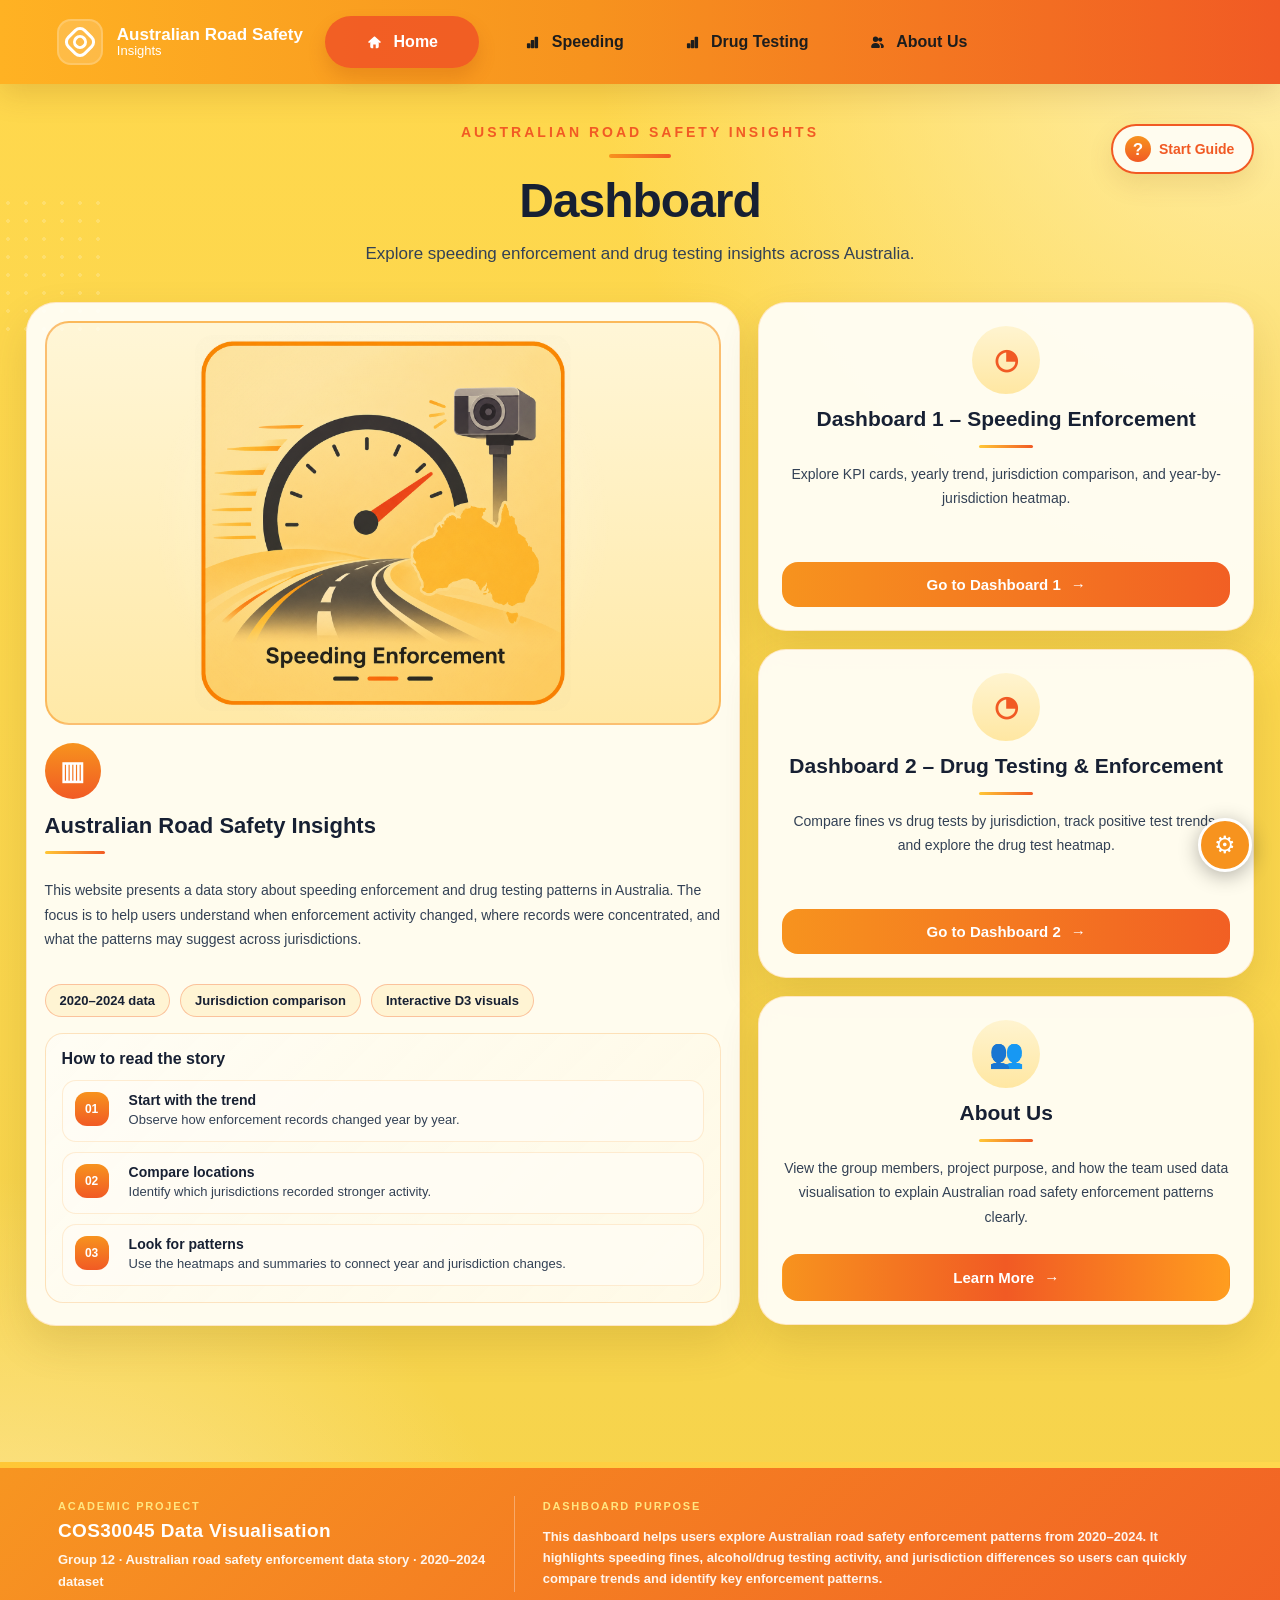
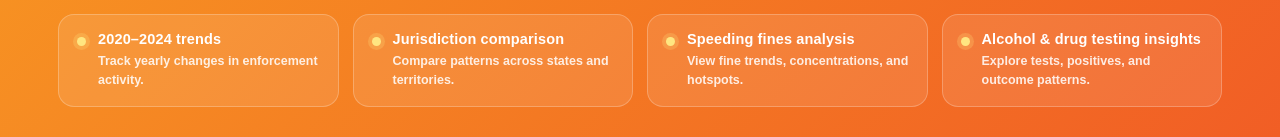
<file: index.html>
<!DOCTYPE html>
<html lang="en">
<head>
  <meta charset="UTF-8">
  <meta name="viewport" content="width=device-width, initial-scale=1.0">
  <title>Australian Road Safety Insights</title>
  <link rel="stylesheet" href="css/style.css?v=36">
  <script src="https://d3js.org/d3.v7.min.js"></script>
</head>
<body>
  <header class="site-header">
    <nav class="nav-links" aria-label="Main navigation">
      <a href="home.html" class="site-brand" aria-label="Go to home page">
        <span class="brand-mark" aria-hidden="true"></span>
        <span class="brand-copy">
          <strong>Australian Road Safety</strong>
          <small>Insights</small>
        </span>
      </a>

      <div class="nav-menu">
        <a href="home.html">
          <span class="nav-icon nav-home-icon" aria-hidden="true"></span>
          <span class="nav-label">Home</span>
        </a>
        <a href="dashboard1.html">
          <span class="nav-icon nav-dashboard-icon" aria-hidden="true"></span>
          <span class="nav-label">Speeding</span>
        </a>
        <a href="dashboard2.html">
          <span class="nav-icon nav-dashboard-icon" aria-hidden="true"></span>
          <span class="nav-label">Drug Testing</span>
        </a>
        <a href="about_us.html">
          <span class="nav-icon nav-about-icon" aria-hidden="true"></span>
          <span class="nav-label">About Us</span>
        </a>
      </div>
    </nav>
  </header>

  <!-- Single-page application placeholder.
       js/script.js fetches section.page from each HTML fragment and injects it here. -->
  <main>
    <section id="content-container"></section>
  </main>

  <footer class="bottom-site-footer academic-footer" aria-label="Website footer">
    <div class="footer-academic-main">
      <div class="footer-course-block">
        <span class="footer-kicker">Academic project</span>
        <strong>COS30045 Data Visualisation</strong>
        <p>Group 12 · Australian road safety enforcement data story · 2020–2024 dataset</p>
      </div>

      <div class="footer-divider" aria-hidden="true"></div>

      <div class="footer-purpose-block">
        <span class="footer-kicker">Dashboard purpose</span>
        <p>
          This dashboard helps users explore Australian road safety enforcement patterns from 2020–2024.
          It highlights speeding fines, alcohol/drug testing activity, and jurisdiction differences so users
          can quickly compare trends and identify key enforcement patterns.
        </p>
      </div>
    </div>

    <div class="footer-feature-row" aria-label="Dashboard highlights">
      <div class="footer-feature-card">
        <span class="footer-feature-dot" aria-hidden="true"></span>
        <div>
          <strong>2020–2024 trends</strong>
          <p>Track yearly changes in enforcement activity.</p>
        </div>
      </div>

      <div class="footer-feature-card">
        <span class="footer-feature-dot" aria-hidden="true"></span>
        <div>
          <strong>Jurisdiction comparison</strong>
          <p>Compare patterns across states and territories.</p>
        </div>
      </div>

      <div class="footer-feature-card">
        <span class="footer-feature-dot" aria-hidden="true"></span>
        <div>
          <strong>Speeding fines analysis</strong>
          <p>View fine trends, concentrations, and hotspots.</p>
        </div>
      </div>

      <div class="footer-feature-card">
        <span class="footer-feature-dot" aria-hidden="true"></span>
        <div>
          <strong>Alcohol &amp; drug testing insights</strong>
          <p>Explore tests, positives, and outcome patterns.</p>
        </div>
      </div>
    </div>
  </footer>

  <!-- Load D3 utilities first, then shared data loader, then page renderers, then SPA router -->
  <script src="js/load_data.js?v=12"></script>
  <script src="js/chart_expand.js?v=14"></script>
  <script src="js/dashboard1.js?v=13"></script>
  <script src="js/d1/d1_tooltips.js?v=12"></script>
  <script src="js/d1/d1_lineChart.js?v=12"></script>
  <script src="js/d1/d1_lollipopChart.js?v=12"></script>
  <script src="js/d1/d1_heatmap.js?v=14"></script>
  
  <script src="js/dashboard2.js?v=13"></script>
  <script src="js/d2/d2_tooltips.js?v=12"></script>
  <script src="js/d2/d2_groupedBar.js?v=12"></script>
  <script src="js/d2/d2_areaChart.js?v=12"></script>
  <script src="js/d2/d2_heatmap.js?v=14"></script>
  
  <script src="js/accessibility.js?v=12"></script>
  <script src="js/script.js?v=12"></script>
  <script src="js/onboarding.js?v=20"></script>
</body>
</html>
</file>
<file: css/style.css>
/* ==========================================================
   Australian Road Safety Insights
   Clean stylesheet for the SPA, dashboard, and accessibility controls
   ========================================================== */

:root {
  --yellow: #FFD84D;
  --gold: #FFC736;
  --orange: #F7931E;
  --orange-deep: #F15A24;
  --cream: #FFFDF5;
  --cream-soft: #FFF3D1;
  --ink: #172033;
  --text: #334155;
  --muted: #64748B;
  --shadow: 0 18px 42px rgba(102, 69, 0, 0.14);
  --shadow-soft: 0 10px 24px rgba(102, 69, 0, 0.10);
  --radius-lg: 28px;
  --radius-md: 18px;
}

* {
  box-sizing: border-box;
}

html {
  scroll-behavior: smooth;
}

body {
  margin: 0;
  min-height: 100vh;
  font-family: Arial, Helvetica, sans-serif;
  color: var(--ink);
  background:
    radial-gradient(circle at top right, rgba(255, 243, 189, 0.85), rgba(255, 216, 77, 0) 32%),
    radial-gradient(circle at bottom left, rgba(255, 235, 170, 0.95), rgba(255, 216, 77, 0) 26%),
    linear-gradient(180deg, var(--yellow) 0%, #F5D34C 100%);
}

a {
  color: inherit;
}

/* ==========================================================
   Header and navigation
   ========================================================== */

.site-header {
  position: sticky;
  top: 0;
  z-index: 1000;
  background: linear-gradient(90deg, #FFB223 0%, var(--orange) 46%, var(--orange-deep) 100%);
  box-shadow: 0 10px 30px rgba(118, 62, 0, 0.17);
}

.nav-links {
  max-width: 1400px;
  margin: 0 auto;
  padding: 14px 44px;
  display: grid;
  grid-template-columns: minmax(250px, 1fr) auto minmax(250px, 1fr);
  align-items: center;
  gap: 18px;
}

.site-brand {
  justify-self: start;
  min-width: 250px;
  display: inline-flex;
  align-items: center;
  gap: 14px;
  color: #fff;
  text-decoration: none;
}

.brand-mark {
  position: relative;
  width: 46px;
  height: 46px;
  border-radius: 14px;
  background: rgba(255, 255, 255, 0.16);
  box-shadow: inset 0 0 0 2px rgba(255, 255, 255, 0.18);
}

.brand-mark::before,
.brand-mark::after {
  content: "";
  position: absolute;
  border: 3px solid #fff;
  border-radius: 8px;
  transform: rotate(45deg);
}

.brand-mark::before {
  inset: 10px;
}

.brand-mark::after {
  inset: 16px;
}

.brand-copy {
  display: grid;
  line-height: 1.05;
}

.brand-copy strong {
  font-size: 17px;
  font-weight: 800;
}

.brand-copy small {
  font-size: 13px;
}

.nav-menu {
  justify-self: center;
  height: 56px;
  display: flex;
  align-items: center;
  gap: 18px;
}

.nav-menu a {
  width: 154px;
  height: 52px;
  border-radius: 999px;
  display: flex;
  align-items: center;
  justify-content: center;
  gap: 10px;
  text-decoration: none;
  font-size: 16px;
  font-weight: 800;
  color: #1d1d1d;
  transition: background 0.2s ease, color 0.2s ease, box-shadow 0.2s ease;
}

.nav-menu a:hover,
.nav-menu a.active {
  color: #fff;
  background: rgba(241, 90, 36, 0.92);
  box-shadow: 0 10px 18px rgba(163, 55, 0, 0.18);
}

.nav-icon {
  width: 18px;
  height: 18px;
  display: block;
  background: currentColor;
  -webkit-mask-position: center;
  mask-position: center;
  -webkit-mask-repeat: no-repeat;
  mask-repeat: no-repeat;
  -webkit-mask-size: 17px 17px;
  mask-size: 17px 17px;
}

.nav-home-icon {
  -webkit-mask-image: url("data:image/svg+xml,%3Csvg viewBox='0 0 24 24' xmlns='http://www.w3.org/2000/svg'%3E%3Cpath fill='black' d='M12 3.4c.34 0 .67.12.93.35l7.55 6.72a1.15 1.15 0 0 1-1.53 1.72l-.95-.85V18a2.05 2.05 0 0 1-2.05 2.05h-2.2V14.7h-3.5v5.35h-2.2A2.05 2.05 0 0 1 6 18v-6.66l-.95.85a1.15 1.15 0 1 1-1.53-1.72l7.55-6.72c.26-.23.59-.35.93-.35Z'/%3E%3C/svg%3E");
  mask-image: url("data:image/svg+xml,%3Csvg viewBox='0 0 24 24' xmlns='http://www.w3.org/2000/svg'%3E%3Cpath fill='black' d='M12 3.4c.34 0 .67.12.93.35l7.55 6.72a1.15 1.15 0 0 1-1.53 1.72l-.95-.85V18a2.05 2.05 0 0 1-2.05 2.05h-2.2V14.7h-3.5v5.35h-2.2A2.05 2.05 0 0 1 6 18v-6.66l-.95.85a1.15 1.15 0 1 1-1.53-1.72l7.55-6.72c.26-.23.59-.35.93-.35Z'/%3E%3C/svg%3E");
}

.nav-dashboard-icon {
  -webkit-mask-image: url("data:image/svg+xml,%3Csvg viewBox='0 0 24 24' xmlns='http://www.w3.org/2000/svg'%3E%3Cpath fill='black' d='M5.2 13.1h2.7c.65 0 1.1.45 1.1 1.1v4.7c0 .65-.45 1.1-1.1 1.1H5.2c-.65 0-1.1-.45-1.1-1.1v-4.7c0-.65.45-1.1 1.1-1.1Zm5.45-4.8h2.7c.65 0 1.1.45 1.1 1.1v9.5c0 .65-.45 1.1-1.1 1.1h-2.7c-.65 0-1.1-.45-1.1-1.1V9.4c0-.65.45-1.1 1.1-1.1Zm5.45-4.3h2.7c.65 0 1.1.45 1.1 1.1v13.8c0 .65-.45 1.1-1.1 1.1h-2.7c-.65 0-1.1-.45-1.1-1.1V5.1c0-.65.45-1.1 1.1-1.1Z'/%3E%3C/svg%3E");
  mask-image: url("data:image/svg+xml,%3Csvg viewBox='0 0 24 24' xmlns='http://www.w3.org/2000/svg'%3E%3Cpath fill='black' d='M5.2 13.1h2.7c.65 0 1.1.45 1.1 1.1v4.7c0 .65-.45 1.1-1.1 1.1H5.2c-.65 0-1.1-.45-1.1-1.1v-4.7c0-.65.45-1.1 1.1-1.1Zm5.45-4.8h2.7c.65 0 1.1.45 1.1 1.1v9.5c0 .65-.45 1.1-1.1 1.1h-2.7c-.65 0-1.1-.45-1.1-1.1V9.4c0-.65.45-1.1 1.1-1.1Zm5.45-4.3h2.7c.65 0 1.1.45 1.1 1.1v13.8c0 .65-.45 1.1-1.1 1.1h-2.7c-.65 0-1.1-.45-1.1-1.1V5.1c0-.65.45-1.1 1.1-1.1Z'/%3E%3C/svg%3E");
}

.nav-about-icon {
  -webkit-mask-image: url("data:image/svg+xml,%3Csvg viewBox='0 0 24 24' xmlns='http://www.w3.org/2000/svg'%3E%3Cpath fill='black' d='M9.2 11.2a3.75 3.75 0 1 0 0-7.5 3.75 3.75 0 0 0 0 7.5Zm6.65-.3a3.05 3.05 0 1 0 0-6.1 3.05 3.05 0 0 0 0 6.1ZM9.2 12.85c-3.6 0-6.2 2.1-6.2 5.05 0 1.1.75 1.85 1.85 1.85h8.7c1.1 0 1.85-.75 1.85-1.85 0-2.95-2.6-5.05-6.2-5.05Zm6.65.35c-.45 0-.85.04-1.25.12 1.55 1.05 2.5 2.62 2.5 4.58 0 .7-.18 1.34-.52 1.85h2.75c1.02 0 1.67-.66 1.67-1.62 0-2.78-2.16-4.93-5.15-4.93Z'/%3E%3C/svg%3E");
  mask-image: url("data:image/svg+xml,%3Csvg viewBox='0 0 24 24' xmlns='http://www.w3.org/2000/svg'%3E%3Cpath fill='black' d='M9.2 11.2a3.75 3.75 0 1 0 0-7.5 3.75 3.75 0 0 0 0 7.5Zm6.65-.3a3.05 3.05 0 1 0 0-6.1 3.05 3.05 0 0 0 0 6.1ZM9.2 12.85c-3.6 0-6.2 2.1-6.2 5.05 0 1.1.75 1.85 1.85 1.85h8.7c1.1 0 1.85-.75 1.85-1.85 0-2.95-2.6-5.05-6.2-5.05Zm6.65.35c-.45 0-.85.04-1.25.12 1.55 1.05 2.5 2.62 2.5 4.58 0 .7-.18 1.34-.52 1.85h2.75c1.02 0 1.67-.66 1.67-1.62 0-2.78-2.16-4.93-5.15-4.93Z'/%3E%3C/svg%3E");
}

.nav-spacer {
  width: 250px;
  justify-self: end;
  display: flex;
  justify-content: flex-end;
}


/* ==========================================================
   Shared page layout
   ========================================================== */

.page {
  width: min(100%, 1220px);
  margin: 0 auto;
  padding: 40px 32px 92px;
  position: relative;
}

.page::before {
  content: "";
  position: absolute;
  left: -50px;
  top: 110px;
  width: 150px;
  height: 150px;
  opacity: 0.18;
  pointer-events: none;
  background-image: radial-gradient(circle, #fff 1.8px, transparent 1.8px);
  background-size: 18px 18px;
}

.page-heading {
  text-align: center;
  margin-bottom: 34px;
}

.section-kicker {
  margin: 0 0 14px;
  color: var(--orange-deep);
  font-size: 14px;
  font-weight: 900;
  letter-spacing: 3px;
  text-transform: uppercase;
}

.heading-rule {
  display: block;
  width: 62px;
  height: 4px;
  margin: 0 auto 18px;
  border-radius: 999px;
  background: linear-gradient(90deg, var(--orange), var(--orange-deep));
}

.page-heading h1 {
  margin: 0;
  color: var(--ink);
  font-size: clamp(48px, 7vw, 42px);
  font-weight: 900;
  line-height: 1.05;
  letter-spacing: -1px;
}

.section-subtitle {
  max-width: 820px;
  margin: 14px auto 0;
  color: var(--text);
  font-size: 17px;
  line-height: 1.65;
}

/* ==========================================================
   Home page
   ========================================================== */

.home-showcase-grid {
  max-width: 1120px;
  margin: 0 auto;
  display: grid;
  grid-template-columns: minmax(0, 610px) minmax(360px, 400px);
  gap: 24px;
  align-items: stretch;
  justify-content: center;
}

.feature-panel,
.premium-link-card,
.about-us-member,
.mission-panel,
.filter-panel,
.kpi-card,
.story-chart-card,
.story-summary,
.data-note {
  background: rgba(255, 253, 245, 0.96);
  border: 1px solid rgba(247, 147, 30, 0.20);
  box-shadow: var(--shadow);
}

.feature-panel {
  min-height: 540px;
  padding: 18px 18px 22px;
  border-radius: 30px;
}

.feature-image-shell {
  min-height: 220px;
  padding: 12px;
  border: 2px solid rgba(247, 147, 30, 0.55);
  border-radius: 24px;
  overflow: hidden;
  background:
    radial-gradient(circle at 50% 50%, rgba(255, 255, 255, 0.38), transparent 58%),
    linear-gradient(180deg, #FFF6D7, #FFE9A7);
  display: flex;
  align-items: center;
  justify-content: center;
}

.home-image {
  display: block;
  width: min(78%, 430px);
  aspect-ratio: 1 / 1;
  object-fit: contain;
  object-position: center;
  border-radius: 18px;
  mix-blend-mode: multiply;
}

.feature-copy-panel {
  margin-top: 18px;
}

.feature-copy-panel h2,
.premium-link-card h3,
.about-us-member h2,
.mission-copy h2 {
  margin: 0;
  color: var(--ink);
}

.feature-copy-panel h2 {
  margin-bottom: 10px;
  font-size: 22px;
}

.feature-copy-panel h2::after,
.mission-copy h2::after {
  content: "";
  display: block;
  width: 60px;
  height: 3px;
  margin-top: 12px;
  border-radius: 999px;
  background: linear-gradient(90deg, var(--gold), var(--orange-deep));
}

.feature-copy-panel p,
.premium-link-card p,
.about-us-member p,
.mission-copy p {
  color: var(--text);
  line-height: 1.75;
}

.feature-copy-panel p {
  font-size: 14px;
}

.feature-mini-badge,
.link-card-icon,
.kpi-icon,
.summary-icon,
.mission-icon {
  display: grid;
  place-items: center;
  border-radius: 50%;
}

.feature-mini-badge {
  width: 56px;
  height: 56px;
  margin-bottom: 14px;
  color: #fff;
  background: linear-gradient(180deg, var(--orange), var(--orange-deep));
}

.home-card-stack {
  display: grid;
  grid-template-rows: 1fr 1fr;
  gap: 24px;
}

.premium-link-card {
  min-height: 258px;
  padding: 24px;
  border-radius: 28px;
  display: flex;
  flex-direction: column;
  align-items: center;
  text-align: center;
  text-decoration: none;
  transition: transform 0.2s ease, box-shadow 0.2s ease;
}

.premium-link-card:hover {
  transform: translateY(-4px);
  box-shadow: 0 22px 44px rgba(102, 69, 0, 0.18);
}

.link-card-icon {
  width: 68px;
  height: 68px;
  margin-bottom: 12px;
  color: var(--orange-deep);
  background: linear-gradient(180deg, #FFF4D0, #FFE7A2);
}

.premium-link-card h3 {
  font-size: 21px;
  line-height: 1.28;
}

.preview-card-rule {
  width: 54px;
  height: 3px;
  margin: 12px auto 14px;
  border-radius: 999px;
  background: linear-gradient(90deg, var(--gold), var(--orange-deep));
}

.premium-link-card p {
  margin: 0 0 16px;
  font-size: 14px;
}

.link-card-button {
  width: 100%;
  margin-top: auto;
  padding: 14px 18px;
  border-radius: 16px;
  display: inline-flex;
  justify-content: center;
  gap: 10px;
  color: #fff;
  background: linear-gradient(90deg, var(--orange), var(--orange-deep));
  font-size: 15px;
  font-weight: 800;
}

.ghost-button {
  color: var(--orange-deep);
  background: transparent;
  border: 1px solid rgba(241, 90, 36, 0.55);
}

/* Homepage card icons use CSS masks for consistent UI style. */
.ui-icon {
  width: 30px;
  height: 30px;
  display: block;
  color: currentColor;
  background: currentColor;
  -webkit-mask-position: center;
  mask-position: center;
  -webkit-mask-repeat: no-repeat;
  mask-repeat: no-repeat;
  -webkit-mask-size: 28px 28px;
  mask-size: 28px 28px;
}

.link-card-icon .ui-icon {
  width: 34px;
  height: 34px;
  -webkit-mask-size: 31px 31px;
  mask-size: 31px 31px;
}

.ui-icon-insights {
  -webkit-mask-image: url("data:image/svg+xml,%3Csvg viewBox='0 0 24 24' xmlns='http://www.w3.org/2000/svg'%3E%3Cpath fill='black' d='M4.5 19.5h15a1 1 0 1 1 0 2h-16a1 1 0 0 1-1-1v-16a1 1 0 1 1 2 0v15Zm2.2-7.1c0-.66.54-1.2 1.2-1.2h1.5c.66 0 1.2.54 1.2 1.2v4.9H6.7v-4.9Zm5.2-4.8c0-.66.54-1.2 1.2-1.2h1.5c.66 0 1.2.54 1.2 1.2v9.7h-3.9V7.6Zm5.2 2.8c0-.66.54-1.2 1.2-1.2h1.5c.66 0 1.2.54 1.2 1.2v6.9h-3.9v-6.9Z'/%3E%3C/svg%3E");
  mask-image: url("data:image/svg+xml,%3Csvg viewBox='0 0 24 24' xmlns='http://www.w3.org/2000/svg'%3E%3Cpath fill='black' d='M4.5 19.5h15a1 1 0 1 1 0 2h-16a1 1 0 0 1-1-1v-16a1 1 0 1 1 2 0v15Zm2.2-7.1c0-.66.54-1.2 1.2-1.2h1.5c.66 0 1.2.54 1.2 1.2v4.9H6.7v-4.9Zm5.2-4.8c0-.66.54-1.2 1.2-1.2h1.5c.66 0 1.2.54 1.2 1.2v9.7h-3.9V7.6Zm5.2 2.8c0-.66.54-1.2 1.2-1.2h1.5c.66 0 1.2.54 1.2 1.2v6.9h-3.9v-6.9Z'/%3E%3C/svg%3E");
}

.ui-icon-dashboard {
  -webkit-mask-image: url("data:image/svg+xml,%3Csvg viewBox='0 0 24 24' xmlns='http://www.w3.org/2000/svg'%3E%3Cpath fill='black' d='M12 4a10 10 0 0 1 10 10c0 2-.58 3.86-1.58 5.42A1.3 1.3 0 0 1 19.32 20H4.68a1.3 1.3 0 0 1-1.1-.58A9.95 9.95 0 0 1 2 14 10 10 0 0 1 12 4Zm0 2.4A7.6 7.6 0 0 0 4.4 14c0 1.23.3 2.38.82 3.4h13.56A7.52 7.52 0 0 0 19.6 14 7.6 7.6 0 0 0 12 6.4Zm4.55 3.45a1 1 0 0 1 .08 1.42l-2.98 3.33a2.05 2.05 0 1 1-1.55-1.35l3.04-3.4a1 1 0 0 1 1.41 0Z'/%3E%3C/svg%3E");
  mask-image: url("data:image/svg+xml,%3Csvg viewBox='0 0 24 24' xmlns='http://www.w3.org/2000/svg'%3E%3Cpath fill='black' d='M12 4a10 10 0 0 1 10 10c0 2-.58 3.86-1.58 5.42A1.3 1.3 0 0 1 19.32 20H4.68a1.3 1.3 0 0 1-1.1-.58A9.95 9.95 0 0 1 2 14 10 10 0 0 1 12 4Zm0 2.4A7.6 7.6 0 0 0 4.4 14c0 1.23.3 2.38.82 3.4h13.56A7.52 7.52 0 0 0 19.6 14 7.6 7.6 0 0 0 12 6.4Zm4.55 3.45a1 1 0 0 1 .08 1.42l-2.98 3.33a2.05 2.05 0 1 1-1.55-1.35l3.04-3.4a1 1 0 0 1 1.41 0Z'/%3E%3C/svg%3E");
}

.ui-icon-team {
  -webkit-mask-image: url("data:image/svg+xml,%3Csvg viewBox='0 0 24 24' xmlns='http://www.w3.org/2000/svg'%3E%3Cpath fill='black' d='M9.2 11.2a3.75 3.75 0 1 0 0-7.5 3.75 3.75 0 0 0 0 7.5Zm6.65-.3a3.05 3.05 0 1 0 0-6.1 3.05 3.05 0 0 0 0 6.1ZM9.2 12.85c-3.6 0-6.2 2.1-6.2 5.05 0 1.1.75 1.85 1.85 1.85h8.7c1.1 0 1.85-.75 1.85-1.85 0-2.95-2.6-5.05-6.2-5.05Zm6.65.35c-.45 0-.85.04-1.25.12 1.55 1.05 2.5 2.62 2.5 4.58 0 .7-.18 1.34-.52 1.85h2.75c1.02 0 1.67-.66 1.67-1.62 0-2.78-2.16-4.93-5.15-4.93Z'/%3E%3C/svg%3E");
  mask-image: url("data:image/svg+xml,%3Csvg viewBox='0 0 24 24' xmlns='http://www.w3.org/2000/svg'%3E%3Cpath fill='black' d='M9.2 11.2a3.75 3.75 0 1 0 0-7.5 3.75 3.75 0 0 0 0 7.5Zm6.65-.3a3.05 3.05 0 1 0 0-6.1 3.05 3.05 0 0 0 0 6.1ZM9.2 12.85c-3.6 0-6.2 2.1-6.2 5.05 0 1.1.75 1.85 1.85 1.85h8.7c1.1 0 1.85-.75 1.85-1.85 0-2.95-2.6-5.05-6.2-5.05Zm6.65.35c-.45 0-.85.04-1.25.12 1.55 1.05 2.5 2.62 2.5 4.58 0 .7-.18 1.34-.52 1.85h2.75c1.02 0 1.67-.66 1.67-1.62 0-2.78-2.16-4.93-5.15-4.93Z'/%3E%3C/svg%3E");
}

/* ==========================================================
   Dashboard page
   ========================================================== */

.story-dashboard {
  max-width: 1180px;
  margin: 0 auto;
}

.dashboard-heading h1 {
  max-width: 1050px;
  margin-left: auto;
  margin-right: auto;
}

.filter-panel {
  margin-bottom: 20px;
  padding: 20px 22px;
  border-radius: 26px;
  display: grid;
  grid-template-columns: 1fr 1fr 1.32fr auto;
  gap: 14px;
  align-items: end;
}

.filter-panel label {
  display: grid;
  gap: 8px;
}

.filter-panel span {
  color: #475569;
  font-size: 13px;
  font-weight: 800;
  letter-spacing: 0.3px;
}

.filter-panel select {
  width: 100%;
  padding: 12px 14px;
  border: 1px solid #CBD5E1;
  border-radius: 10px;
  background: #fff;
  font-size: 15px;
}

#resetFilters, #d2ResetFilters {
  padding: 12px 18px;
  border: 2px solid var(--orange-deep);
  border-radius: 10px;
  color: var(--orange-deep);
  background: #fff;
  font-weight: 900;
  cursor: pointer;
}

.kpi-grid {
  margin-bottom: 20px;
  display: grid;
  grid-template-columns: repeat(4, 1fr);
  gap: 14px;
}

.kpi-card {
  min-height: 134px;
  padding: 20px 18px;
  border-radius: 26px;
  border-top: 5px solid rgba(247, 147, 30, 0.78);
  display: grid;
  grid-template-columns: 46px 1fr;
  align-items: center;
  gap: 12px;
}

.kpi-icon {
  width: 46px;
  height: 46px;
  color: var(--orange-deep);
  background: #FFECC2;
  border: 1px solid rgba(247, 147, 30, 0.35);
}

.kpi-card p {
  margin: 0 0 6px;
  color: #475569;
  font-size: 12px;
  font-weight: 900;
  letter-spacing: 2px;
  text-transform: uppercase;
}

.kpi-card h2 {
  margin: 0;
  font-size: 26px;
  line-height: 1.1;
  letter-spacing: 0.4px;
  white-space: nowrap;
}

.kpi-card span {
  display: inline-block;
  margin-top: 8px;
  font-size: 13px;
}

.kpi-card h2.kpi-positive {
  color: #15803d;
}

.kpi-card h2.kpi-negative {
  color: #dc2626;
}

.kpi-card .kpi-delta {
  display: block;
  margin-top: 4px !important;
  font-size: 12.5px;
  font-weight: 800;
  letter-spacing: 0.1px;
  white-space: normal;
}

.kpi-delta:empty {
  display: none;
}

.kpi-delta-up {
  color: #15803d;
}

.kpi-delta-down {
  color: #dc2626;
}

.kpi-delta-neutral {
  color: #64748b;
}

.kpi-delta-arrow {
  margin-right: 2px;
  font-size: 11px;
}

.kpi-delta-label {
  font-weight: 600;
  color: #64748b;
  text-transform: none;
  letter-spacing: 0;
  margin-left: 2px;
}

.chart-grid {
  display: grid;
  grid-template-columns: 1fr 1fr;
  gap: 14px;
}

.story-chart-card {
  margin-bottom: 20px;
  padding: 20px;
  border-radius: 26px;
  overflow: visible;
}

.chart-heading {
  display: flex;
  justify-content: space-between;
  gap: 16px;
  margin-bottom: 14px;
}

.chart-heading h2 {
  margin: 0 0 6px;
  font-size: 21px;
}

.chart-heading p {
  margin: 0;
  color: var(--text);
  font-size: 14px;
}

.info-dot {
  width: 32px;
  height: 32px;
  border: 1px solid rgba(23, 32, 51, 0.22);
  border-radius: 50%;
  background: #fff;
  box-shadow: 0 4px 10px rgba(0, 0, 0, 0.06);
  font-weight: 900;
  cursor: pointer;
}

/* The info-dot now opens the chart-expand modal (see js/chart_expand.js)
   instead of a hover tooltip, so it carries an expand-arrows glyph (⤢)
   rather than the old "i". Slightly smaller weight/larger size reads
   better for that icon than the bold "i" did. */
.info-dot.expand-dot {
  font-size: 15px;
  font-weight: 700;
}

.story-chart-card svg {
  width: 100%;
  height: auto;
  overflow: visible;
}

.axis text {
  fill: #111827;
  font-size: 11px;
}

.axis line,
.axis path {
  stroke: #CBD5E1;
}

.grid line {
  stroke: #E9DFC1;
  stroke-dasharray: 3 3;
}

.chart-title-label {
  fill: #111827;
  font-size: 12px;
  font-weight: 800;
}

.insight-box {
  margin-top: 14px;
  padding: 16px 18px;
  border-radius: 14px;
  display: flex;
  gap: 14px;
  align-items: center;
  color: var(--orange-deep);
  background: var(--cream-soft);
  font-weight: 900;
}

.insight-box p {
  margin: 0;
}

.heatmap-card {
  overflow-x: auto;
}

.fine-trend-heatmap-svg {
  width: 100%;
  overflow-x: auto;
  padding-bottom: 8px;
}

.drug-outcome-style-heatmap {
  width: 100%;
  min-width: 760px;
  display: block;
  background: transparent;
}

.heatmap-empty {
  padding: 24px;
  color: var(--muted);
  text-align: center;
}

.story-summary,
.data-note {
  margin-top: 20px;
  padding: 24px;
  border-radius: 26px;
}

.summary-title {
  display: flex;
  gap: 16px;
  align-items: center;
}

.summary-icon,
.mission-icon {
  width: 54px;
  height: 54px;
  background: linear-gradient(180deg, #FFF4D0, #FFE7A2);
}

.story-summary h2,
.story-summary p,
.data-note p {
  margin: 0;
}

.story-summary ol {
  margin: 18px 0 0;
  color: var(--text);
  line-height: 1.8;
}

.data-note {
  color: var(--text);
  line-height: 1.65;
}

/* ==========================================================
   About page
   ========================================================== */

.about-us-content {
  max-width: 980px;
  margin: 0 auto;
  display: flex;
  justify-content: center;
  gap: 36px;
  flex-wrap: wrap;
}

.about-us-member {
  width: min(100%, 440px);
  padding: 30px 34px 34px;
  border-radius: 30px;
  text-align: center;
}

.member-frame {
  width: 230px;
  height: 230px;
  margin: 0 auto 18px;
  padding: 10px;
  border-radius: 50%;
  background: linear-gradient(180deg, #FFF7DB, #FFF0C0);
  box-shadow: inset 0 0 0 2px rgba(247, 147, 30, 0.18);
}

.team-member-image {
  width: 100%;
  height: 100%;
  border-radius: 50%;
  object-fit: cover;
}

.member-divider {
  width: 68px;
  height: 3px;
  margin: 0 auto 14px;
  border-radius: 999px;
  background: linear-gradient(90deg, var(--gold), var(--orange-deep));
}

.about-us-member h2 {
  margin-bottom: 16px;
  font-size: 24px;
}

.about-us-member p {
  margin: 0;
  font-size: 16px;
}

.mission-panel {
  max-width: 1080px;
  margin: 42px auto 0;
  padding: 30px 34px;
  border-radius: 32px;
  display: grid;
  grid-template-columns: 180px 1fr;
  gap: 28px;
  align-items: center;
}

.mission-icon-wrap {
  display: grid;
  justify-items: center;
  gap: 10px;
  padding-right: 10px;
  border-right: 1px solid rgba(247, 147, 30, 0.26);
}

.mission-icon {
  width: 124px;
  height: 124px;
  font-size: 54px;
}

.mission-dots {
  display: inline-flex;
  gap: 9px;
}

.mission-dots span {
  width: 10px;
  height: 10px;
  border-radius: 50%;
  background: linear-gradient(180deg, var(--orange), var(--orange-deep));
}

.mission-copy h2 {
  margin-bottom: 16px;
  font-size: 28px;
}

.mission-copy p {
  margin: 0;
  font-size: 18px;
}

/* ==========================================================
   Tooltips and floating controls
   ========================================================== */

.chart-tooltip {
  position: fixed;
  z-index: 10000;
  pointer-events: none;
  opacity: 0;
  transform: translate(14px, -50%);
  padding: 10px 13px;
  border-radius: 10px;
  color: #fff;
  background: rgba(17, 24, 39, 0.96);
  box-shadow: 0 12px 28px rgba(0, 0, 0, .22);
  font-size: 13px;
  font-weight: 800;
  line-height: 1.35;
}

#a11y-open::after {
  content: attr(data-tooltip);
  position: absolute;
  right: calc(100% + 14px);
  top: 50%;
  transform: translateY(-50%) translateX(6px);
  opacity: 0;
  pointer-events: none;
  white-space: nowrap;
  padding: 10px 13px;
  border-radius: 10px;
  color: #fff;
  background: rgba(17, 24, 39, 0.96);
  box-shadow: 0 12px 28px rgba(0, 0, 0, .22);
  font-size: 13px;
  font-weight: 800;
  line-height: 1.35;
  transition: opacity .18s ease, transform .18s ease;
}

#a11y-open:hover::after,
#a11y-open:focus-visible::after {
  opacity: 1;
  transform: translateY(-50%) translateX(0);
}

/* Keep the accessibility widget consistent with the quick controls. */
#a11y-fab {
  right: 28px !important;
  bottom: 28px !important;
}

#a11y-open {
  width: 54px !important;
  height: 54px !important;
  border: 3px solid #fff !important;
  border-radius: 50% !important;
  background: var(--orange) !important;
  color: #fff !important;
  box-shadow: 0 4px 20px rgba(0, 0, 0, .30) !important;
}

#a11y-open::after {
  content: "Accessibility settings";
}

#a11y-open.open::after {
  display: none;
}

/* ==========================================================
   Responsive layout
   ========================================================== */

@media (max-width: 1100px) {
  .nav-links {
    grid-template-columns: 1fr;
    justify-items: center;
  }

  .site-brand{
    min-width: 0;
  }

  .nav-spacer {
    display: none;
  }

  .home-showcase-grid,
  .chart-grid {
    grid-template-columns: 1fr;
  }

  .home-card-stack {
    grid-template-columns: repeat(2, minmax(0, 1fr));
    grid-template-rows: none;
  }

  .kpi-grid {
    grid-template-columns: repeat(2, 1fr);
  }

  .filter-panel {
    grid-template-columns: 1fr 1fr;
  }

  .mission-panel {
    grid-template-columns: 1fr;
    text-align: center;
  }

  .mission-icon-wrap {
    border-right: 0;
    border-bottom: 1px solid rgba(247, 147, 30, 0.26);
    padding: 0 0 22px;
  }
}

@media (max-width: 760px) {
  .nav-links {
    padding: 16px 18px;
  }

  .nav-menu {
    height: auto;
    flex-wrap: wrap;
    gap: 10px;
  }

  .nav-menu a {
    width: auto;
    min-width: 118px;
    height: 46px;
    font-size: 14px;
  }

  .page {
    padding: 28px 18px 70px;
  }

  .home-card-stack,
  .kpi-grid,
  .filter-panel {
    grid-template-columns: 1fr;
  }

  #a11y-open {
    width: 48px !important;
    height: 48px !important;
  }

  #a11y-open::after {
    display: none;
  }
}

@media (prefers-reduced-motion: reduce) {
  *,
  *::before,
  *::after {
    animation-duration: 0.01ms !important;
    transition-duration: 0.01ms !important;
    scroll-behavior: auto !important;
  }
}


/* ==========================================================
   Final visual bug fixes
   - Keep SVG axis titles horizontal so they stay crisp when zoomed out.
   - Align About Us heading with the same structure as the dashboard titles.
   ========================================================== */

/* Horizontal SVG axis titles avoid the distorted look caused by rotated text
   when the browser is zoomed out or rendered on different displays. */
.horizontal-axis-label {
  font-family: Arial, Helvetica, sans-serif;
  font-size: 12px;
  font-weight: 900;
  letter-spacing: 0.2px;
  text-rendering: geometricPrecision;
  dominant-baseline: middle;
  paint-order: stroke;
  stroke: rgba(255, 253, 245, 0.75);
  stroke-width: 2px;
  stroke-linejoin: round;
}

/* about_us.html uses .section-heading, while other pages use .page-heading.
   This keeps the existing HTML structure but makes both headings visually match. */
.section-heading {
  text-align: center;
  margin-bottom: 34px;
}

.section-heading h1 {
  margin: 0;
  color: var(--ink);
  font-size: clamp(48px, 7vw, 42px);
  font-weight: 900;
  line-height: 1.05;
  letter-spacing: -1px;
}

.about-heading .section-kicker {
  text-align: center;
}

.about-heading .heading-rule {
  margin-left: auto;
  margin-right: auto;
}


/* Homepage story guide added to use the left panel space without repeating the navigation cards. */
.feature-pill-row {
  display: flex;
  flex-wrap: wrap;
  gap: 10px;
  margin-top: 18px;
}

.feature-pill {
  padding: 8px 14px;
  border-radius: 999px;
  border: 1px solid rgba(241, 90, 36, 0.32);
  background: rgba(255, 243, 209, 0.92);
  color: var(--ink);
  font-size: 13px;
  font-weight: 800;
}

.story-path-panel {
  margin-top: 18px;
  padding: 16px;
  border-radius: 18px;
  border: 1px solid rgba(247, 147, 30, 0.24);
  background:
    linear-gradient(135deg, rgba(255, 255, 255, 0.36), rgba(255, 243, 209, 0.28));
}

.story-path-panel h3 {
  margin: 0 0 12px;
  color: var(--ink);
  font-size: 16px;
  font-weight: 900;
}

.story-path-list {
  display: grid;
  gap: 10px;
}

.story-path-item {
  display: grid;
  grid-template-columns: 42px 1fr;
  gap: 12px;
  align-items: start;
  padding: 11px 12px;
  border-radius: 14px;
  background: rgba(255, 253, 245, 0.72);
  border: 1px solid rgba(247, 147, 30, 0.16);
}

.story-path-number {
  width: 34px;
  height: 34px;
  border-radius: 12px;
  display: grid;
  place-items: center;
  color: #fff;
  background: linear-gradient(180deg, var(--orange), var(--orange-deep));
  font-size: 12px;
  font-weight: 900;
}

.story-path-item strong {
  display: block;
  margin-bottom: 3px;
  color: var(--ink);
  font-size: 14px;
  font-weight: 900;
}

.story-path-item p {
  margin: 0;
  color: var(--text);
  font-size: 13px;
  line-height: 1.45;
}


/* ==========================================================
   Final small UI fixes
   - Prevent html2canvas magnifier from rendering masked floating icons as black squares.
   - Add clearer info tooltip behavior and homepage card hover polish.
   - Match the About Us mission icon to the road-safety insight visual style.
   ========================================================== */


.info-dot {
  display: grid;
  place-items: center;
  transition: transform 0.18s ease, box-shadow 0.18s ease, border-color 0.18s ease;
}

.info-dot:hover,
.info-dot:focus-visible {
  transform: translateY(-2px);
  border-color: rgba(241, 90, 36, 0.55);
  box-shadow: 0 8px 18px rgba(102, 69, 0, 0.16);
  outline: none;
}

/* Homepage cards now feel clickable without changing their structure. */
.premium-link-card {
  position: relative;
  overflow: hidden;
}

.premium-link-card::before {
  content: "";
  position: absolute;
  inset: 0;
  border-radius: inherit;
  background: radial-gradient(circle at 50% 0%, rgba(255, 199, 54, 0.18), transparent 58%);
  opacity: 0;
  pointer-events: none;
  transition: opacity 0.22s ease;
}

.premium-link-card:hover::before,
.premium-link-card:focus-visible::before {
  opacity: 1;
}

.premium-link-card:hover .link-card-icon,
.premium-link-card:focus-visible .link-card-icon {
  transform: translateY(-4px) scale(1.04);
}

.link-card-icon {
  transition: transform 0.22s ease, box-shadow 0.22s ease;
}

.link-card-button {
  transition: transform 0.2s ease, box-shadow 0.2s ease, background 0.2s ease;
}

.premium-link-card:hover .link-card-button,
.premium-link-card:focus-visible .link-card-button {
  transform: translateY(-2px);
  box-shadow: 0 10px 22px rgba(241, 90, 36, 0.22);
}

.premium-link-card:hover .link-card-button span,
.premium-link-card:focus-visible .link-card-button span {
  transform: translateX(4px);
}

.link-card-button span {
  display: inline-block;
  transition: transform 0.2s ease;
}

.mission-icon {
  color: var(--orange-deep);
}

.mission-icon .ui-icon {
  width: 52px;
  height: 52px;
  -webkit-mask-size: 48px 48px;
  mask-size: 48px 48px;
}


/* Stronger visual confirmation when users hover the homepage navigation cards. */
.premium-link-card:hover,
.premium-link-card:focus-visible {
  border-color: rgba(241, 90, 36, 0.55);
  background:
    radial-gradient(circle at 50% 0%, rgba(255, 199, 54, 0.28), transparent 58%),
    rgba(255, 253, 245, 0.98);
}

.premium-link-card:hover h3,
.premium-link-card:focus-visible h3 {
  color: var(--orange-deep);
}

.premium-link-card:hover .link-card-icon,
.premium-link-card:focus-visible .link-card-icon {
  color: #fff;
  background: linear-gradient(180deg, var(--orange), var(--orange-deep));
  box-shadow: 0 14px 28px rgba(241, 90, 36, 0.24);
}

.premium-link-card:hover .preview-card-rule,
.premium-link-card:focus-visible .preview-card-rule {
  width: 76px;
}

.preview-card-rule {
  transition: width 0.22s ease, background 0.22s ease;
}

.premium-link-card:hover .ghost-button,
.premium-link-card:focus-visible .ghost-button {
  color: #fff;
  border-color: transparent;
  background: linear-gradient(90deg, var(--orange), var(--orange-deep));
}


/* ==========================================================
   Homepage interaction polish
   - CSS-only animations for homepage cards, buttons, pills, and story guide.
   - No HTML structure or JavaScript logic changed.
   ========================================================== */

.premium-link-card {
  transition:
    transform 0.28s cubic-bezier(.2, .8, .2, 1),
    box-shadow 0.28s cubic-bezier(.2, .8, .2, 1),
    border-color 0.24s ease,
    background 0.24s ease;
}

.premium-link-card:hover,
.premium-link-card:focus-visible {
  transform: translateY(-7px);
  box-shadow: 0 24px 44px rgba(102, 69, 0, 0.20);
}

.premium-link-card .link-card-button {
  position: relative;
  overflow: hidden;
  border-color: rgba(241, 90, 36, 0.45);
  transition:
    transform 0.24s cubic-bezier(.2, .8, .2, 1),
    box-shadow 0.24s ease,
    color 0.24s ease,
    border-color 0.24s ease,
    background 0.24s ease;
}

.premium-link-card .link-card-button::before {
  content: "";
  position: absolute;
  inset: 0;
  background: linear-gradient(90deg, var(--orange), var(--orange-deep));
  opacity: 0;
  z-index: 0;
  transition: opacity 0.24s ease;
}

.premium-link-card .link-card-button > * ,
.premium-link-card .link-card-button {
  isolation: isolate;
}

.premium-link-card:hover .link-card-button,
.premium-link-card:focus-visible .link-card-button {
  color: #fff;
  border-color: transparent;
  transform: translateY(-3px);
  box-shadow: 0 14px 26px rgba(241, 90, 36, 0.28);
}

.premium-link-card:hover .link-card-button::before,
.premium-link-card:focus-visible .link-card-button::before {
  opacity: 1;
}

.premium-link-card:hover .link-card-button span,
.premium-link-card:focus-visible .link-card-button span {
  transform: translateX(7px);
}

/* Filled dashboard buttons get a brighter active state instead of staying visually static. */
.premium-link-card:not(.premium-link-card-outline):hover .link-card-button,
.premium-link-card:not(.premium-link-card-outline):focus-visible .link-card-button {
  background: linear-gradient(90deg, #ff9a1f, var(--orange-deep));
}

/* Outline card button also fills smoothly on hover. */
.premium-link-card-outline:hover .link-card-button,
.premium-link-card-outline:focus-visible .link-card-button {
  background: linear-gradient(90deg, var(--orange), var(--orange-deep));
}

/* Highlight pills now respond softly instead of staying static. */
.feature-pill {
  position: relative;
  overflow: hidden;
  transition:
    transform 0.22s cubic-bezier(.2, .8, .2, 1),
    color 0.22s ease,
    border-color 0.22s ease,
    background 0.22s ease,
    box-shadow 0.22s ease;
}

.feature-pill:hover {
  color: #fff;
  border-color: transparent;
  background: linear-gradient(90deg, var(--orange), var(--orange-deep));
  transform: translateY(-3px);
  box-shadow: 0 10px 22px rgba(241, 90, 36, 0.18);
}

/* Story path blocks gain a subtle lift and color fade when hovered. */
.story-path-item {
  transition:
    transform 0.24s cubic-bezier(.2, .8, .2, 1),
    border-color 0.24s ease,
    background 0.24s ease,
    box-shadow 0.24s ease;
}

.story-path-item:hover {
  transform: translateX(5px);
  border-color: rgba(241, 90, 36, 0.30);
  background: rgba(255, 246, 218, 0.92);
  box-shadow: 0 10px 24px rgba(102, 69, 0, 0.10);
}

.story-path-number {
  transition:
    transform 0.24s cubic-bezier(.2, .8, .2, 1),
    box-shadow 0.24s ease,
    background 0.24s ease;
}

.story-path-item:hover .story-path-number {
  transform: scale(1.08) rotate(-3deg);
  background: linear-gradient(180deg, #ff9a1f, var(--orange-deep));
  box-shadow: 0 8px 18px rgba(241, 90, 36, 0.22);
}

.story-path-item strong {
  transition: color 0.22s ease;
}

.story-path-item:hover strong {
  color: var(--orange-deep);
}

/* The main left feature panel feels alive without moving the page layout too much. */
.feature-panel {
  transition:
    transform 0.28s cubic-bezier(.2, .8, .2, 1),
    box-shadow 0.28s ease,
    border-color 0.24s ease;
}

.feature-panel:hover {
  transform: translateY(-3px);
  border-color: rgba(247, 147, 30, 0.34);
  box-shadow: 0 24px 46px rgba(102, 69, 0, 0.15);
}

.feature-image-shell,
.feature-mini-badge {
  transition:
    transform 0.28s cubic-bezier(.2, .8, .2, 1),
    box-shadow 0.28s ease,
    border-color 0.24s ease;
}

.feature-panel:hover .feature-image-shell {
  border-color: rgba(241, 90, 36, 0.58);
  box-shadow: inset 0 0 0 1px rgba(255, 255, 255, 0.42);
}

.feature-panel:hover .feature-mini-badge {
  transform: translateY(-3px) scale(1.04);
  box-shadow: 0 12px 24px rgba(241, 90, 36, 0.22);
}


/* ==========================================================
   Homepage card button correction and smoother card motion
   - Fixes button text disappearing under the previous pseudo-overlay.
   - Uses CSS background transitions instead of overlay layers.
   - CSS-only; no HTML or JavaScript structure changed.
   ========================================================== */

/* The previous button overlay could cover direct text nodes in some browser states.
   Disable it and use animated gradients directly on the button instead. */
.premium-link-card .link-card-button::before {
  display: none !important;
}

.premium-link-card .link-card-button {
  z-index: 1;
  color: #fff;
  background: linear-gradient(90deg, var(--orange), var(--orange-deep), #ff9d1f);
  background-size: 220% 100%;
  background-position: 0% 50%;
  border-color: transparent;
  transition:
    transform 0.32s cubic-bezier(.16, 1, .3, 1),
    box-shadow 0.32s ease,
    color 0.24s ease,
    border-color 0.24s ease,
    background-position 0.46s cubic-bezier(.16, 1, .3, 1),
    letter-spacing 0.28s ease;
}

/* Outline card starts lighter, then fills smoothly on hover. */
.premium-link-card-outline .link-card-button {
  color: var(--orange-deep);
  border-color: rgba(241, 90, 36, 0.45);
  background: linear-gradient(90deg, rgba(255, 253, 245, 0.96), rgba(255, 244, 208, 0.96), var(--orange-deep));
  background-size: 260% 100%;
  background-position: 0% 50%;
}

.premium-link-card:hover .link-card-button,
.premium-link-card:focus-visible .link-card-button {
  color: #fff;
  background-position: 100% 50%;
  transform: translateY(-4px) scale(1.015);
  box-shadow: 0 16px 30px rgba(241, 90, 36, 0.30);
  letter-spacing: 0.2px;
}

/* Smooth card movement with stronger visual state change, not a sudden static switch. */
.premium-link-card {
  will-change: transform;
  transition:
    transform 0.36s cubic-bezier(.16, 1, .3, 1),
    box-shadow 0.36s cubic-bezier(.16, 1, .3, 1),
    border-color 0.30s ease,
    background 0.36s ease;
}

.premium-link-card:hover,
.premium-link-card:focus-visible {
  transform: translateY(-9px) scale(1.012);
  border-color: rgba(241, 90, 36, 0.58);
  box-shadow: 0 26px 52px rgba(102, 69, 0, 0.22);
}

.premium-link-card h3,
.premium-link-card p {
  transition:
    color 0.28s ease,
    transform 0.32s cubic-bezier(.16, 1, .3, 1);
}

.premium-link-card:hover h3,
.premium-link-card:focus-visible h3 {
  color: var(--orange-deep);
  transform: translateY(-1px);
}

.premium-link-card:hover p,
.premium-link-card:focus-visible p {
  color: #1f2937;
}

.link-card-icon {
  transition:
    transform 0.36s cubic-bezier(.16, 1, .3, 1),
    box-shadow 0.34s ease,
    color 0.30s ease,
    background 0.30s ease;
}

.premium-link-card:hover .link-card-icon,
.premium-link-card:focus-visible .link-card-icon {
  transform: translateY(-6px) scale(1.08);
  color: #fff;
  background: linear-gradient(180deg, var(--orange), var(--orange-deep));
  box-shadow: 0 16px 30px rgba(241, 90, 36, 0.28);
}

/* Smooth underline expansion gives a clearer "active" feeling. */
.preview-card-rule {
  transform-origin: center;
  transition:
    width 0.34s cubic-bezier(.16, 1, .3, 1),
    background 0.28s ease,
    box-shadow 0.28s ease;
}

.premium-link-card:hover .preview-card-rule,
.premium-link-card:focus-visible .preview-card-rule {
  width: 86px;
  background: linear-gradient(90deg, var(--orange), var(--orange-deep));
  box-shadow: 0 4px 12px rgba(241, 90, 36, 0.20);
}

/* Arrow animation stays visible and smooth for all three buttons. */
.link-card-button span {
  display: inline-block;
  transition: transform 0.32s cubic-bezier(.16, 1, .3, 1);
}

.premium-link-card:hover .link-card-button span,
.premium-link-card:focus-visible .link-card-button span {
  transform: translateX(8px);
}


/* ==========================================================
   Chart information tooltip polish
   - Keeps all chart info icons visible, including heatmap cards.
   - Uses the existing .chart-tooltip element; no chart data logic changed.
   ========================================================== */

.chart-heading {
  align-items: flex-start;
}

.chart-heading .info-dot {
  flex: 0 0 32px;
  display: grid !important;
  place-items: center;
  visibility: visible !important;
  opacity: 1 !important;
  z-index: 5;
}

.heatmap-card .chart-heading {
  display: grid;
  grid-template-columns: minmax(0, 1fr) 32px;
  align-items: start;
  column-gap: 16px;
}

.heatmap-card .chart-heading .info-dot {
  justify-self: end;
}

/* Info tooltips are anchored above the info button, while chart data tooltips still follow the cursor. */
.chart-tooltip.info-tooltip {
  max-width: min(320px, calc(100vw - 36px));
  transform: translate(-50%, -100%);
  text-align: left;
  white-space: normal;
}

.chart-tooltip.info-tooltip::after {
  content: "";
  position: absolute;
  left: 50%;
  bottom: -7px;
  transform: translateX(-50%);
  border-width: 7px 7px 0 7px;
  border-style: solid;
  border-color: rgba(17, 24, 39, 0.96) transparent transparent transparent;
}

/* Make chart info buttons feel intentionally interactive. */
.info-dot {
  color: var(--ink);
  user-select: none;
}

.info-dot:hover,
.info-dot:focus-visible {
  color: var(--orange-deep);
  background: #fff8e6;
}


/* ==========================================================
   Real chart hover tooltip support
   - Invisible hover zones make chart tooltips easier to trigger.
   - No chart calculations, scales, filters, or data grouping changed.
   ========================================================== */

.chart-hover-target {
  pointer-events: all;
}

.line-label,
.lollipop-label,
.cell-label {
  pointer-events: none;
}

.chart-tooltip {
  display: block;
  min-width: max-content;
  max-width: min(360px, calc(100vw - 40px));
  z-index: 12000;
}

.chart-tooltip:not(.info-tooltip) {
  text-align: left;
  white-space: nowrap;
}


/* ==========================================================
   Guaranteed body-level chart tooltip
   - Used by dashboard chart marks and info icons.
   - Independent from injected page layout, so it reliably appears above all charts.
   ========================================================== */

.global-chart-tooltip {
  position: fixed;
  left: 0;
  top: 0;
  display: none;
  z-index: 999999;
  pointer-events: none;
  padding: 11px 14px;
  border-radius: 10px;
  color: #fff;
  background: rgba(17, 24, 39, 0.96);
  box-shadow: 0 14px 32px rgba(0, 0, 0, 0.28);
  font-size: 13px;
  font-weight: 800;
  line-height: 1.38;
  text-align: left;
  white-space: nowrap;
  transform: translate(0, -50%);
}

.global-chart-tooltip.info-tooltip {
  max-width: min(320px, calc(100vw - 36px));
  white-space: normal;
  transform: translate(-50%, -100%);
}

.global-chart-tooltip.info-tooltip::after {
  content: "";
  position: absolute;
  left: 50%;
  bottom: -7px;
  transform: translateX(-50%);
  border-width: 7px 7px 0 7px;
  border-style: solid;
  border-color: rgba(17, 24, 39, 0.96) transparent transparent transparent;
}

/* Ensure SVG hover zones and marks are actually clickable/hoverable. */
.chart-hover-target,
.line-hover-zone,
.lollipop-hover-zone,
.d2-bar-hover-zone,
.d2-area-hover,
.heatmap-cell {
  pointer-events: all;
}

.line-label,
.lollipop-label,
.cell-label {
  pointer-events: none;
}


/* ==========================================================
   Magnifier-safe UI icons
   - CSS mask icons can appear as colored squares inside html2canvas magnifier.
   - These overrides keep the same structure but render icons as normal text,
     which the magnifier captures reliably.
   ========================================================== */

.feature-mini-badge .ui-icon,
.link-card-icon .ui-icon,
.mission-icon .ui-icon {
  width: auto !important;
  height: auto !important;
  background: transparent !important;
  color: currentColor !important;
  -webkit-mask-image: none !important;
  mask-image: none !important;
  -webkit-mask-size: auto !important;
  mask-size: auto !important;
  -webkit-mask-repeat: no-repeat !important;
  mask-repeat: no-repeat !important;
  display: inline-grid !important;
  place-items: center !important;
  font-family: Arial, Helvetica, sans-serif !important;
  font-weight: 900 !important;
  line-height: 1 !important;
}

.feature-mini-badge .ui-icon::before,
.link-card-icon .ui-icon::before,
.mission-icon .ui-icon::before {
  display: block;
  font-size: 28px;
  line-height: 1;
  color: currentColor;
}

.feature-mini-badge .ui-icon-insights::before,
.mission-icon .ui-icon-insights::before {
  content: "▥";
}

.link-card-icon .ui-icon-dashboard::before {
  content: "◔";
}

.link-card-icon .ui-icon-team::before {
  content: "👥";
}

.mission-icon .ui-icon::before {
  font-size: 46px;
}

.feature-mini-badge .ui-icon::before {
  font-size: 26px;
}


/* ==========================================================
   Heatmap info icon visibility + magnifier-safe home icon
   - Keeps existing HTML/JS structure.
   - Only improves visible icon placement and hover reliability.
   ========================================================== */

.heatmap-card {
  position: relative;
}

.heatmap-card .chart-heading {
  position: relative;
  padding-right: 54px;
}

.heatmap-card .chart-heading .heatmap-info-dot,
.heatmap-card .chart-heading .info-dot {
  position: absolute !important;
  top: 0 !important;
  right: 0 !important;
  display: grid !important;
  place-items: center !important;
  width: 36px !important;
  height: 36px !important;
  border-radius: 50% !important;
  visibility: visible !important;
  opacity: 1 !important;
  z-index: 20 !important;
  pointer-events: auto !important;
}

/* ==========================================================
   Strict-structure heatmap info icon
   - Uses the existing heatmap info button already in the HTML heading.
   - No runtime button injection / no extra DOM structure.
   ========================================================== */

.heatmap-card .chart-heading {
  position: relative;
  padding-right: 56px;
}

.heatmap-card .chart-heading .heatmap-info-dot {
  position: absolute !important;
  top: 0 !important;
  right: 0 !important;
  display: grid !important;
  place-items: center !important;
  width: 36px !important;
  height: 36px !important;
  border-radius: 50% !important;
  visibility: visible !important;
  opacity: 1 !important;
  z-index: 80 !important;
  pointer-events: auto !important;
  color: #111827 !important;
  background: #fff !important;
  border: 1px solid rgba(23, 32, 51, 0.22) !important;
  box-shadow: 0 4px 12px rgba(0, 0, 0, 0.10) !important;
  font-size: 15px !important;
  font-weight: 900 !important;
  line-height: 1 !important;
}

.heatmap-card .chart-heading .heatmap-info-dot:hover,
.heatmap-card .chart-heading .heatmap-info-dot:focus-visible {
  color: var(--orange-deep) !important;
  background: #fff8e6 !important;
  outline: none !important;
}


/* ==========================================================
   Heatmap content visibility fix
   - Keeps heatmap horizontal scrolling inside the chart container only.
   - Forces the existing insight box, story summary, and data note below heatmaps
     to remain visible after SVG rendering.
   ========================================================== */
.heatmap-card {
  overflow: visible !important;
}

.heatmap-card #d1-heatmap-chart,
.heatmap-card #d2-heatmap-chart,
.fine-trend-heatmap-svg,
.drug-outcome-content {
  width: 100% !important;
  overflow-x: auto !important;
  overflow-y: visible !important;
  display: block !important;
}

.heatmap-card .insight-box,
.heatmap-inline-insight {
  margin-top: 18px !important;
  width: 100% !important;
  box-sizing: border-box !important;
  display: flex !important;
  visibility: visible !important;
  opacity: 1 !important;
  clear: both !important;
}


/* ==========================================================
   Bottom footer matching navigation style
   - Added from the summary-fixed v8 base.
   - This footer is presentation only; dashboard logic and SPA routing are unchanged.
   ========================================================== */

.bottom-site-footer {
  width: 100%;
  min-height: 76px;
  margin-top: 34px;
  padding: 16px clamp(24px, 5vw, 52px);
  box-sizing: border-box;
  display: flex;
  align-items: center;
  justify-content: space-between;
  gap: 24px;
  background: linear-gradient(90deg, #F7931E 0%, #F15A24 100%);
  border-top: none;
  color: #fff;
  position: relative;
  z-index: 1;
}



/* ==========================================================
   Academic footer refinement
   - Replaces repeated header-style wording with course/project details.
   - Includes GenAI assistance declaration in academic wording.
   - Presentation only; no dashboard data, chart, filter, or SPA logic changed.
   ========================================================== */

.bottom-site-footer.academic-footer {
  width: 100%;
  margin-top: 44px;
  padding: 34px clamp(24px, 5vw, 58px) 30px;
  box-sizing: border-box;
  display: block;
  background:
    linear-gradient(135deg, rgba(247, 147, 30, 0.97) 0%, rgba(241, 90, 36, 0.97) 100%);
  border-top: none;
  color: #fff;
  position: relative;
  z-index: 1;
  overflow: hidden;
}

.bottom-site-footer.academic-footer::before {
  content: "";
  position: absolute;
  top: 0;
  left: 0;
  right: 0;
  height: 6px;
  background: linear-gradient(90deg, var(--gold), var(--yellow));
}

.footer-academic-main {
  width: min(100%, 1180px);
  margin: 0 auto;
  display: grid;
  grid-template-columns: minmax(260px, 0.85fr) auto minmax(360px, 1.35fr);
  gap: 28px;
  align-items: stretch;
}

.footer-course-block,
.footer-purpose-block {
  min-width: 0;
}

.footer-divider {
  width: 1px;
  align-self: stretch;
  background: rgba(255, 255, 255, 0.32);
}

.footer-kicker {
  display: inline-flex;
  margin-bottom: 7px;
  color: #FFE681;
  font-size: 11px;
  font-weight: 900;
  letter-spacing: 0.16em;
  text-transform: uppercase;
}

.footer-course-block strong {
  display: block;
  color: #fff;
  font-size: 19px;
  line-height: 1.25;
  letter-spacing: 0.02em;
}

.footer-course-block p,
.footer-purpose-block p {
  margin: 7px 0 0;
  max-width: 780px;
  color: rgba(255, 255, 255, 0.92);
  font-size: 13px;
  font-weight: 700;
  line-height: 1.65;
}

.footer-feature-row {
  width: min(100%, 1180px);
  margin: 22px auto 0;
  display: grid;
  grid-template-columns: repeat(4, 1fr);
  gap: 14px;
}

.footer-feature-card {
  display: flex;
  align-items: flex-start;
  gap: 12px;
  min-width: 0;
  padding: 16px 18px;
  border-radius: 16px;
  background: rgba(255, 255, 255, 0.10);
  border: 1px solid rgba(255, 255, 255, 0.24);
}

.footer-feature-dot {
  flex-shrink: 0;
  width: 9px;
  height: 9px;
  margin-top: 6px;
  border-radius: 999px;
  background: #FFE681;
  box-shadow: 0 0 0 4px rgba(255, 230, 129, 0.22);
}

.footer-feature-card strong {
  display: block;
  color: #fff;
  font-size: 14.5px;
  letter-spacing: 0.01em;
}

.footer-feature-card p {
  margin: 5px 0 0;
  color: rgba(255, 255, 255, 0.86);
  font-size: 12.5px;
  font-weight: 600;
  line-height: 1.5;
}

@media (max-width: 1020px) {
  .footer-feature-row {
    grid-template-columns: repeat(2, 1fr);
  }
}

@media (max-width: 860px) {
  .footer-academic-main {
    grid-template-columns: 1fr;
    gap: 18px;
  }

  .footer-divider {
    display: none;
  }

  .bottom-site-footer.academic-footer {
    padding-inline: 24px;
  }
}

@media (max-width: 560px) {
  .footer-feature-row {
    grid-template-columns: 1fr;
  }
}


/* Final footer header match */
.bottom-site-footer.academic-footer {
  border-top: none !important;
}


/* Final footer header-style match
   Removes the separate dark border line so the footer matches the clean orange header bar. */
.bottom-site-footer.academic-footer {
  border-top: none !important;
}

/* Final heatmap visibility guard after removing Story Summary.
   UI/layout only: keeps the heatmap cards visible without changing chart logic. */
#dashboard1 .heatmap-card,
#drug-dashboard .heatmap-card {
  display: block !important;
  visibility: visible !important;
  opacity: 1 !important;
  height: auto !important;
  min-height: 0 !important;
}

/* ==========================================================
   Chart insight box alignment
   - Keeps the insight boxes under the first two chart cards aligned.
   - Visual/layout only; no chart, data, filter, D3, or heatmap logic changed.
   ========================================================== */
#dashboard1 .chart-grid,
#drug-dashboard .chart-grid {
  align-items: stretch;
}

#dashboard1 .chart-grid > .story-chart-card,
#drug-dashboard .chart-grid > .story-chart-card {
  display: flex;
  flex-direction: column;
}

#dashboard1 .chart-grid > .story-chart-card > .insight-box,
#drug-dashboard .chart-grid > .story-chart-card > .insight-box {
  margin-top: auto;
  min-height: 78px;
  width: 100%;
  box-sizing: border-box;
}

#dashboard1 .chart-grid > .story-chart-card > .insight-box > span,
#drug-dashboard .chart-grid > .story-chart-card > .insight-box > span {
  flex: 0 0 22px;
  display: inline-flex;
  justify-content: center;
}

/* ==========================================================
   Presentation fit refinement
   - Uses more of the browser viewport and reduces chart vertical bulk on
     desktop/projector screens so the dashboard storytelling area fits better.
   - CSS-only layout change; no data, filters, D3 scales, grouping, heatmap
     values, chart calculations, or SPA routing logic changed.
   ========================================================== */
@media (min-width: 1200px) {
  html,
  body {
    overflow-x: hidden;
  }

  .site-header .nav-links,
  .page,
  .story-dashboard,
  .home-showcase-grid,
  .about-us-content,
  .mission-panel,
  .footer-academic-main,
  .footer-feature-row {
    max-width: none;
  }

  .site-header .nav-links {
    width: min(96vw, 1760px);
  }

  .page {
    width: min(96vw, 1760px);
    padding-left: clamp(18px, 1.6vw, 32px);
    padding-right: clamp(18px, 1.6vw, 32px);
  }

  .story-dashboard,
  .home-showcase-grid,
  .about-us-content,
  .mission-panel,
  .footer-academic-main,
  .footer-feature-row {
    width: 100%;
  }

  .dashboard-heading {
    margin-bottom: 24px;
  }

  .dashboard-heading h1 {
    max-width: none;
  }

  .filter-panel {
    margin-bottom: 16px;
  }

  .kpi-grid {
    margin-bottom: 16px;
  }

  .chart-grid {
    gap: 16px;
  }

  #dashboard1 .story-chart-card,
  #drug-dashboard .story-chart-card {
    padding: clamp(16px, 1.15vw, 22px);
  }

  #dashboard1 .chart-heading,
  #drug-dashboard .chart-heading {
    margin-bottom: 10px;
  }

  #dashboard1 .chart-grid > .story-chart-card,
  #drug-dashboard .chart-grid > .story-chart-card {
    min-height: 0;
  }

  #dashboard1 .chart-grid > .story-chart-card > svg,
  #drug-dashboard .chart-grid > .story-chart-card > svg {
    width: 100%;
    height: clamp(300px, 32vh, 360px);
    max-height: 360px;
  }

  #dashboard1 .heatmap-card,
  #drug-dashboard .heatmap-card {
    margin-top: 16px;
  }

  #dashboard1 #d1-heatmap-chart svg,
  #drug-dashboard #d2-heatmap-chart svg {
    width: 100%;
    max-height: clamp(310px, 34vh, 390px);
  }

  #dashboard1 .insight-box,
  #drug-dashboard .insight-box {
    padding: 14px 18px;
  }

  #dashboard1 .chart-grid > .story-chart-card > .insight-box,
  #drug-dashboard .chart-grid > .story-chart-card > .insight-box {
    min-height: 68px;
  }
}


/* ==========================================================
   Zoom-safe full-width presentation fit
   - Removes the desktop pixel cap so zoomed-out presentation views still
     fill the browser instead of becoming a centered narrow column.
   - Keeps charts in normal document flow; no overlays, no fake scaling, and
     no chart/data/D3/filter logic changes.
   ========================================================== */
@media (min-width: 1200px) {
  .site-header .nav-links,
  .page {
    width: calc(100vw - clamp(24px, 2vw, 44px));
    max-width: none !important;
  }

  .page {
    margin-left: auto;
    margin-right: auto;
    padding-left: clamp(12px, 1vw, 24px);
    padding-right: clamp(12px, 1vw, 24px);
  }

  .story-dashboard,
  .home-showcase-grid,
  .about-us-content,
  .mission-panel,
  .footer-academic-main,
  .footer-feature-row {
    width: 100%;
    max-width: none !important;
  }

  #dashboard1 .chart-grid,
  #drug-dashboard .chart-grid {
    grid-template-columns: repeat(2, minmax(0, 1fr));
  }

  #dashboard1 .story-chart-card svg,
  #drug-dashboard .story-chart-card svg {
    width: 100% !important;
    height: auto !important;
    max-height: none !important;
  }

  #dashboard1 #d1-heatmap-chart svg,
  #drug-dashboard #d2-heatmap-chart svg {
    width: 100% !important;
    height: auto !important;
    max-height: none !important;
  }

  #dashboard1 .fine-trend-heatmap-svg,
  #dashboard1 .drug-outcome-style-heatmap,
  #drug-dashboard .drug-outcome-style-heatmap {
    max-width: 100%;
  }
}

/* ==========================================================
   Home and About full-width fit refinement
   - Extends the same zoom-safe viewport fit used by the dashboards to the
     Home and About pages.
   - CSS-only layout change; no data, chart, D3, filter, heatmap, or SPA
     routing logic changed.
   ========================================================== */
@media (min-width: 1200px) {
  .home-page .home-showcase-grid {
    width: 100%;
    max-width: none !important;
    grid-template-columns: minmax(0, 1.18fr) minmax(420px, 0.82fr);
    justify-content: stretch;
    align-items: stretch;
    gap: clamp(18px, 1.4vw, 28px);
  }

  .home-page .feature-panel,
  .home-page .home-card-stack,
  .home-page .premium-link-card {
    min-width: 0;
  }

  .home-page .feature-panel {
    min-height: clamp(500px, 58vh, 720px);
    display: flex;
    flex-direction: column;
  }

  .home-page .feature-image-shell {
    min-height: clamp(220px, 30vh, 360px);
  }

  .home-page .home-image {
    width: min(58%, 560px);
  }

  .home-page .feature-copy-panel {
    display: flex;
    flex-direction: column;
    flex: 1;
  }

  .home-page .story-path-panel {
    margin-top: auto;
  }

  .home-page .home-card-stack {
    display: grid;
    grid-template-rows: repeat(3, minmax(0, 1fr));
    gap: clamp(18px, 1.4vw, 28px);
  }

  .home-page .premium-link-card {
    width: 100%;
    min-height: 0;
    padding: clamp(22px, 1.8vw, 34px);
  }

  .about-page .about-us-content {
    width: 100%;
    max-width: none !important;
    display: grid;
    grid-template-columns: repeat(2, minmax(0, 1fr));
    gap: clamp(22px, 1.8vw, 36px);
    align-items: stretch;
  }

  .about-page .about-us-member {
    width: 100%;
    max-width: none;
    min-width: 0;
    padding: clamp(28px, 2vw, 40px);
  }

  .about-page .mission-panel {
    width: 100%;
    max-width: none !important;
    grid-template-columns: minmax(180px, 0.28fr) minmax(0, 1fr);
    margin-top: clamp(24px, 2vw, 42px);
  }
}

@media (min-width: 1600px) {
  .home-page .feature-copy-panel p,
  .home-page .premium-link-card p,
  .about-page .about-us-member p,
  .about-page .mission-copy p {
    font-size: 16px;
  }

  .home-page .premium-link-card h3 {
    font-size: clamp(22px, 1.25vw, 28px);
  }

  .about-page .about-us-member h2 {
    font-size: clamp(24px, 1.35vw, 30px);
  }
}


/* ==========================================================
   Dashboard storytelling overview fit
   - Keeps the page full-width, but prevents SVG charts from becoming
     oversized when the browser is zoomed out for presentation.
   - CSS-only visual refinement; no chart data, D3 scales, calculations,
     filters, grouping, heatmap values, or SPA routing logic changed.
   ========================================================== */
@media (min-width: 1200px) {
  #dashboard1 .chart-grid > .story-chart-card,
  #drug-dashboard .chart-grid > .story-chart-card {
    padding: clamp(12px, 0.9vw, 18px) !important;
    margin-bottom: clamp(10px, 0.75vw, 14px);
  }

  #dashboard1 .chart-heading,
  #drug-dashboard .chart-heading {
    margin-bottom: clamp(6px, 0.55vw, 10px);
  }

  #dashboard1 #lineChart,
  #dashboard1 #lollipopChart,
  #drug-dashboard #d2GroupedBar,
  #drug-dashboard #d2AreaChart {
    display: block;
    width: min(100%, 900px) !important;
    max-width: 900px !important;
    height: auto !important;
    margin-left: auto;
    margin-right: auto;
  }

  #dashboard1 .chart-grid > .story-chart-card > .insight-box,
  #drug-dashboard .chart-grid > .story-chart-card > .insight-box {
    margin-top: clamp(8px, 0.65vw, 12px);
    min-height: 56px;
    padding: clamp(10px, 0.75vw, 14px) clamp(14px, 1vw, 18px);
  }

  #dashboard1 .heatmap-card,
  #drug-dashboard .heatmap-card {
    margin-top: clamp(10px, 0.8vw, 14px);
    padding: clamp(14px, 1vw, 18px) !important;
  }

  #dashboard1 #d1-heatmap-chart svg,
  #drug-dashboard #d2-heatmap-chart svg {
    display: block;
    width: min(100%, 1320px) !important;
    max-width: 1320px !important;
    height: auto !important;
    margin-left: auto;
    margin-right: auto;
  }

  #dashboard1 .heatmap-card .insight-box,
  #drug-dashboard .heatmap-card .insight-box {
    margin-top: clamp(8px, 0.65vw, 12px);
    padding: clamp(10px, 0.75vw, 14px) clamp(14px, 1vw, 18px);
  }
}

/* ==========================================================
   Dashboard storytelling space balance
   - Keeps the zoom-safe full-width layout, but lets the real SVG charts use
     more of the wide cards so there is less empty cream space during
     zoomed-out presentation views.
   - CSS-only visual refinement; no data, D3 scales, calculations, filters,
     grouping, heatmap values, chart types, or SPA routing logic changed.
   ========================================================== */
@media (min-width: 1200px) {
  #dashboard1 .chart-grid,
  #drug-dashboard .chart-grid {
    gap: clamp(8px, 0.55vw, 12px);
  }

  #dashboard1 .chart-grid > .story-chart-card,
  #drug-dashboard .chart-grid > .story-chart-card {
    padding: clamp(10px, 0.7vw, 14px) !important;
  }

  #dashboard1 #lineChart,
  #dashboard1 #lollipopChart,
  #drug-dashboard #d2GroupedBar,
  #drug-dashboard #d2AreaChart {
    width: min(100%, clamp(980px, 40vw, 1160px)) !important;
    max-width: 1160px !important;
  }

  #dashboard1 #d1-heatmap-chart svg,
  #drug-dashboard #d2-heatmap-chart svg {
    width: min(100%, clamp(1280px, 70vw, 1620px)) !important;
    max-width: 1620px !important;
  }

  #dashboard1 .chart-grid > .story-chart-card > .insight-box,
  #drug-dashboard .chart-grid > .story-chart-card > .insight-box,
  #dashboard1 .heatmap-card .insight-box,
  #drug-dashboard .heatmap-card .insight-box {
    margin-top: clamp(6px, 0.5vw, 10px);
  }
}

/* ==========================================================
   Dashboard final storytelling compact fit
   - Tightens only the presentation layout so the two top charts and the
     heatmap can be shown together more comfortably when zoomed out.
   - CSS-only visual refinement; no data, D3 scales, calculations, filters,
     grouping, heatmap values, chart types, or SPA routing logic changed.
   ========================================================== */
@media (min-width: 1200px) {
  #dashboard1 .story-dashboard,
  #drug-dashboard .story-dashboard {
    gap: clamp(6px, 0.45vw, 10px);
  }

  #dashboard1 .chart-grid,
  #drug-dashboard .chart-grid {
    gap: clamp(6px, 0.45vw, 10px);
  }

  #dashboard1 .chart-grid > .story-chart-card,
  #drug-dashboard .chart-grid > .story-chart-card {
    padding: clamp(8px, 0.55vw, 12px) !important;
    margin-bottom: clamp(6px, 0.45vw, 10px);
    border-radius: clamp(16px, 1.25vw, 24px);
  }

  #dashboard1 .chart-heading,
  #drug-dashboard .chart-heading {
    margin-bottom: clamp(4px, 0.35vw, 8px);
  }

  #dashboard1 .chart-heading h3,
  #drug-dashboard .chart-heading h3 {
    margin-bottom: 2px;
  }

  #dashboard1 #lineChart,
  #dashboard1 #lollipopChart,
  #drug-dashboard #d2GroupedBar,
  #drug-dashboard #d2AreaChart {
    width: min(100%, clamp(900px, 36vw, 1060px)) !important;
    max-width: 1060px !important;
  }

  #dashboard1 .chart-grid > .story-chart-card > .insight-box,
  #drug-dashboard .chart-grid > .story-chart-card > .insight-box {
    min-height: 44px;
    margin-top: clamp(4px, 0.35vw, 8px);
    padding: clamp(8px, 0.55vw, 11px) clamp(12px, 0.8vw, 16px);
  }

  #dashboard1 .heatmap-card,
  #drug-dashboard .heatmap-card {
    margin-top: clamp(6px, 0.45vw, 10px);
    padding: clamp(10px, 0.75vw, 14px) !important;
    border-radius: clamp(16px, 1.25vw, 24px);
  }

  #dashboard1 #d1-heatmap-chart svg,
  #drug-dashboard #d2-heatmap-chart svg {
    width: min(100%, clamp(1180px, 62vw, 1480px)) !important;
    max-width: 1480px !important;
  }

  #dashboard1 .heatmap-card .insight-box,
  #drug-dashboard .heatmap-card .insight-box {
    min-height: 40px;
    margin-top: clamp(4px, 0.35vw, 8px);
    padding: clamp(8px, 0.55vw, 11px) clamp(12px, 0.8vw, 16px);
  }
}


/* ==========================================================
   Home page final polish
   - Adds clearer spacing between the three highlight pills and the
     story guide panel.
   - Makes the About Us button match the filled dashboard buttons.
   - CSS-only visual refinement; no dashboard data/chart logic changed.
   ========================================================== */
.home-page .feature-pill-row {
  margin-bottom: clamp(16px, 1vw, 24px);
}

.home-page .story-path-panel {
  margin-top: 0 !important;
}

.home-page .premium-link-card-outline .link-card-button,
.home-page .premium-link-card-outline .ghost-button {
  color: #fff !important;
  border-color: transparent !important;
  background: linear-gradient(90deg, var(--orange), var(--orange-deep), #ff9d1f) !important;
  background-size: 220% 100%;
  background-position: 0% 50%;
}

.home-page .premium-link-card-outline:hover .link-card-button,
.home-page .premium-link-card-outline:focus-visible .link-card-button,
.home-page .premium-link-card-outline:hover .ghost-button,
.home-page .premium-link-card-outline:focus-visible .ghost-button {
  color: #fff !important;
  background-position: 100% 50% !important;
}

/* ==========================================================
   Onboarding guide feature
   - UI-only guided tour for Home, dashboards, and About Us.
   - No chart/data/filter/D3 logic is changed.
   ========================================================== */
.page-heading,
.section-heading {
  position: relative;
}

.onboarding-start-btn {
  position: absolute;
  top: 0;
  right: 0;
  display: inline-flex;
  align-items: center;
  justify-content: center;
  gap: 8px;
  min-height: 44px;
  padding: 10px 18px 10px 12px;
  border: 2px solid var(--orange-deep);
  border-radius: 999px;
  background: rgba(255, 253, 245, 0.94);
  color: var(--orange-deep);
  font-size: 14px;
  font-weight: 900;
  line-height: 1;
  cursor: pointer;
  box-shadow: 0 10px 26px rgba(122, 70, 0, 0.12);
  transition: transform 0.2s ease, box-shadow 0.2s ease, background 0.2s ease, color 0.2s ease;
}

.onboarding-start-btn span {
  width: 26px;
  height: 26px;
  border-radius: 50%;
  display: inline-flex;
  align-items: center;
  justify-content: center;
  color: #fff;
  background: linear-gradient(180deg, var(--orange), var(--orange-deep));
  font-size: 17px;
  font-weight: 900;
}

.onboarding-start-btn:hover,
.onboarding-start-btn:focus-visible {
  color: #fff;
  background: linear-gradient(90deg, var(--orange), var(--orange-deep));
  box-shadow: 0 14px 32px rgba(122, 70, 0, 0.20);
  transform: translateY(-2px);
  outline: none;
}

.onboarding-start-btn:hover span,
.onboarding-start-btn:focus-visible span {
  background: rgba(255, 255, 255, 0.22);
}

.onboarding-overlay {
  position: fixed;
  inset: 0;
  z-index: 10000;
  pointer-events: none;
  opacity: 0;
  background: transparent;
  transition: opacity 0.18s ease;
}

.onboarding-overlay.show {
  opacity: 1;
}

.onboarding-spotlight {
  position: fixed;
  z-index: 10001;
  pointer-events: none;
  opacity: 0;
  border: 4px solid rgba(255, 255, 255, 0.96);
  box-shadow:
    0 0 0 7px rgba(247, 147, 30, 0.90),
    0 0 0 9999px rgba(17, 24, 39, 0.54),
    0 22px 58px rgba(15, 23, 42, 0.34);
  transform-origin: top left;
  transition:
    opacity 0.12s ease,
    box-shadow 0.22s ease;
  will-change: top, left, width, height, border-radius;
}

.onboarding-spotlight.show {
  opacity: 1;
}

body.onboarding-active #a11y-open::after {
  display: none !important;
}

.onboarding-popover {
  position: fixed;
  z-index: 10004;
  width: min(360px, calc(100vw - 32px));
  padding: 18px 18px 16px;
  border: 1px solid rgba(247, 147, 30, 0.28);
  border-radius: 18px;
  background: #fffdf5;
  box-shadow: 0 24px 58px rgba(15, 23, 42, 0.28);
  opacity: 0;
  pointer-events: none;
  transform: translateY(8px);
  transition:
    top 0.24s cubic-bezier(.22, 1, .36, 1),
    left 0.24s cubic-bezier(.22, 1, .36, 1),
    opacity 0.14s ease,
    transform 0.14s ease;
  will-change: top, left, transform, opacity;
}

.onboarding-popover.show {
  opacity: 1;
  pointer-events: auto;
  transform: translateY(0);
}

.onboarding-popover.home-card-mobile-popover {
  width: min(300px, calc(100vw - 28px));
  padding: 12px 14px 12px;
  border-radius: 18px;
}

.onboarding-popover.home-card-mobile-popover .onboarding-progress {
  margin-bottom: 6px;
  font-size: 11px;
}

.onboarding-popover.home-card-mobile-popover .onboarding-title {
  margin-bottom: 6px;
  font-size: 19px;
  line-height: 1.15;
}

.onboarding-popover.home-card-mobile-popover .onboarding-text {
  font-size: 13px;
  line-height: 1.42;
}

.onboarding-popover.home-card-mobile-popover .onboarding-actions {
  gap: 8px;
  margin-top: 12px;
}

.onboarding-popover.home-card-mobile-popover .onboarding-actions button {
  min-height: 36px;
  font-size: 12px;
}

@media (prefers-reduced-motion: reduce) {
  .onboarding-spotlight,
  .onboarding-popover {
    transition: opacity 0.12s ease !important;
  }
}

.onboarding-close {
  position: absolute;
  top: 10px;
  right: 12px;
  width: 28px;
  height: 28px;
  border: 0;
  border-radius: 50%;
  background: rgba(241, 90, 36, 0.10);
  color: var(--orange-deep);
  font-size: 20px;
  font-weight: 900;
  line-height: 1;
  cursor: pointer;
}

.onboarding-progress {
  margin: 0 34px 8px 0;
  color: var(--orange-deep);
  font-size: 12px;
  font-weight: 900;
  letter-spacing: 0.9px;
  text-transform: uppercase;
}

.onboarding-title {
  margin: 0 0 8px;
  color: var(--ink);
  font-size: 20px;
  font-weight: 900;
  line-height: 1.2;
}

.onboarding-text {
  margin: 0;
  color: var(--text);
  font-size: 14px;
  line-height: 1.55;
}

.onboarding-actions {
  display: flex;
  justify-content: space-between;
  gap: 10px;
  margin-top: 16px;
}

.onboarding-actions button {
  flex: 1;
  min-height: 38px;
  border: 1px solid rgba(241, 90, 36, 0.35);
  border-radius: 999px;
  background: rgba(255, 246, 218, 0.92);
  color: var(--orange-deep);
  font-size: 13px;
  font-weight: 900;
  cursor: pointer;
}

.onboarding-actions .onboarding-next {
  color: #fff;
  border-color: transparent;
  background: linear-gradient(90deg, var(--orange), var(--orange-deep));
}

.onboarding-actions button:disabled {
  cursor: not-allowed;
  opacity: 0.45;
}

.onboarding-highlight {
  position: relative;
  z-index: 10002 !important;
}

.onboarding-highlight.info-dot {
  position: absolute !important;
}

.onboarding-highlight#a11y-open {
  position: relative;
  z-index: 10003 !important;
}

@media (max-width: 900px) {
  .onboarding-start-btn {
    position: static;
    margin-top: 16px;
  }
}

body.onboarding-active #a11y-fab {
  z-index: 10002 !important;
}

.onboarding-highlight.info-dot,
.onboarding-highlight#a11y-open {
  border-radius: 999px;
}

/* ==========================================================
   Mobile viewport safety patch
   - Prevents phone/DevTools widths from crushing headings, navigation,
     home cards, dashboard cards, and expanded chart tables.
   - Mobile CSS only; desktop/projector layout and chart/data logic unchanged.
   ========================================================== */
@media (max-width: 640px) {
  html,
  body {
    overflow-x: hidden;
  }

  .site-header {
    position: relative;
  }

  .nav-links {
    width: 100%;
    max-width: none;
    padding: 10px 12px;
    grid-template-columns: 1fr !important;
    gap: 10px;
  }

  .site-brand {
    width: 100%;
    min-width: 0;
    max-width: 100%;
    justify-self: center;
    justify-content: center;
    gap: 10px;
  }

  .brand-copy {
    min-width: 0;
    max-width: calc(100vw - 104px);
  }

  .brand-copy strong {
    display: block;
    max-width: 100%;
    overflow-wrap: anywhere;
    text-wrap: balance;
    line-height: 0.98;
  }

  .brand-mark {
    width: 38px;
    height: 38px;
    border-radius: 12px;
    flex: 0 0 auto;
  }

  .brand-copy strong {
    font-size: clamp(14px, 4vw, 16px);
  }

  .brand-copy small {
    font-size: 12px;
  }

  .nav-menu {
    width: 100%;
    height: auto;
    display: grid;
    grid-template-columns: repeat(2, minmax(0, 1fr));
    gap: 8px;
  }

  .nav-menu a {
    width: 100%;
    min-width: 0;
    height: 40px;
    padding: 0 8px;
    gap: 6px;
    font-size: 12px;
  }

  .nav-icon {
    width: 14px;
    height: 14px;
    -webkit-mask-size: 14px 14px;
    mask-size: 14px 14px;
    flex: 0 0 auto;
  }

  .page {
    width: 100%;
    padding: 22px 14px 72px;
    overflow-x: hidden;
  }

  .page::before {
    display: none;
  }

  .section-kicker {
    margin-bottom: 10px;
    font-size: 11px;
    letter-spacing: 1.6px;
  }

  .heading-rule {
    margin-bottom: 14px;
  }

  .page-heading h1,
  .dashboard-heading h1 {
    max-width: 100%;
    font-size: clamp(30px, 9.5vw, 38px);
    line-height: 1.08;
    letter-spacing: -0.4px;
    overflow-wrap: break-word;
  }

  .section-subtitle {
    max-width: 100%;
    font-size: 14px;
    line-height: 1.55;
  }

  .home-showcase-grid,
  .chart-grid,
  #dashboard1 .chart-grid,
  #drug-dashboard .chart-grid {
    width: 100%;
    max-width: 100%;
    grid-template-columns: 1fr !important;
    gap: 16px;
  }

  .feature-panel {
    min-height: 0;
    padding: 12px;
    border-radius: 22px;
    overflow: hidden;
  }

  .feature-image-shell {
    min-height: 140px;
    padding: 8px;
    border-radius: 18px;
  }

  .home-image {
    width: min(72%, 260px);
  }

  .feature-copy-panel h2 {
    font-size: 20px;
    line-height: 1.2;
    overflow-wrap: anywhere;
  }

  .feature-copy-panel p,
  .premium-link-card p {
    font-size: 13px;
    line-height: 1.6;
  }

  .feature-pill-row {
    gap: 8px;
  }

  .feature-pill {
    padding: 8px 10px;
    font-size: 12px;
  }

  .story-path-panel {
    padding: 14px;
    border-radius: 18px;
  }

  .home-card-stack {
    grid-template-columns: 1fr !important;
    grid-template-rows: none !important;
    gap: 16px;
  }

  .premium-link-card {
    min-height: 0;
    padding: 18px 14px;
    border-radius: 22px;
  }

  .premium-link-card h3 {
    font-size: 19px;
    line-height: 1.25;
    overflow-wrap: break-word;
  }

  .link-card-icon {
    width: 56px;
    height: 56px;
  }

  .link-card-button {
    width: 100%;
    min-height: 44px;
  }

  .filter-panel,
  .kpi-grid {
    grid-template-columns: 1fr !important;
  }

  .filter-panel {
    padding: 14px;
    border-radius: 20px;
  }

  .kpi-card {
    min-height: 112px;
    padding: 16px;
    border-radius: 20px;
  }

  .story-chart-card {
    padding: 14px;
    border-radius: 20px;
    overflow-x: auto;
  }

  .chart-heading {
    align-items: flex-start;
    gap: 10px;
  }

  .chart-heading h2 {
    font-size: 18px;
    line-height: 1.25;
  }

  .chart-heading p {
    font-size: 13px;
    line-height: 1.45;
  }

  #dashboard1 .story-chart-card > svg,
  #drug-dashboard .story-chart-card > svg {
    min-width: 620px;
  }

  #dashboard1 #d1-heatmap-chart svg,
  #drug-dashboard #d2-heatmap-chart svg {
    min-width: 720px;
  }

  .insight-box {
    padding: 12px 14px;
    gap: 10px;
    font-size: 13px;
    line-height: 1.45;
  }

  .onboarding-popover {
    width: min(320px, calc(100vw - 24px));
    padding: 16px 16px 14px;
  }
}


@media (max-width: 420px) {
  .nav-links {
    padding: 12px 8px;
    gap: 8px;
  }

  .site-brand {
    gap: 8px;
  }

  .brand-copy {
    max-width: calc(100vw - 88px);
  }

  .brand-copy strong {
    font-size: 15px;
  }

  .nav-menu {
    gap: 7px;
  }

  .nav-menu a {
    height: 38px;
    padding: 0 6px;
    font-size: 12px;
  }

  .page {
    padding-left: 8px;
    padding-right: 8px;
  }

  .page-heading h1,
  .dashboard-heading h1 {
    font-size: clamp(30px, 9vw, 36px);
  }

  .onboarding-popover.home-card-mobile-popover {
    width: min(292px, calc(100vw - 24px));
    padding: 11px 13px 11px;
  }
}
</file>
